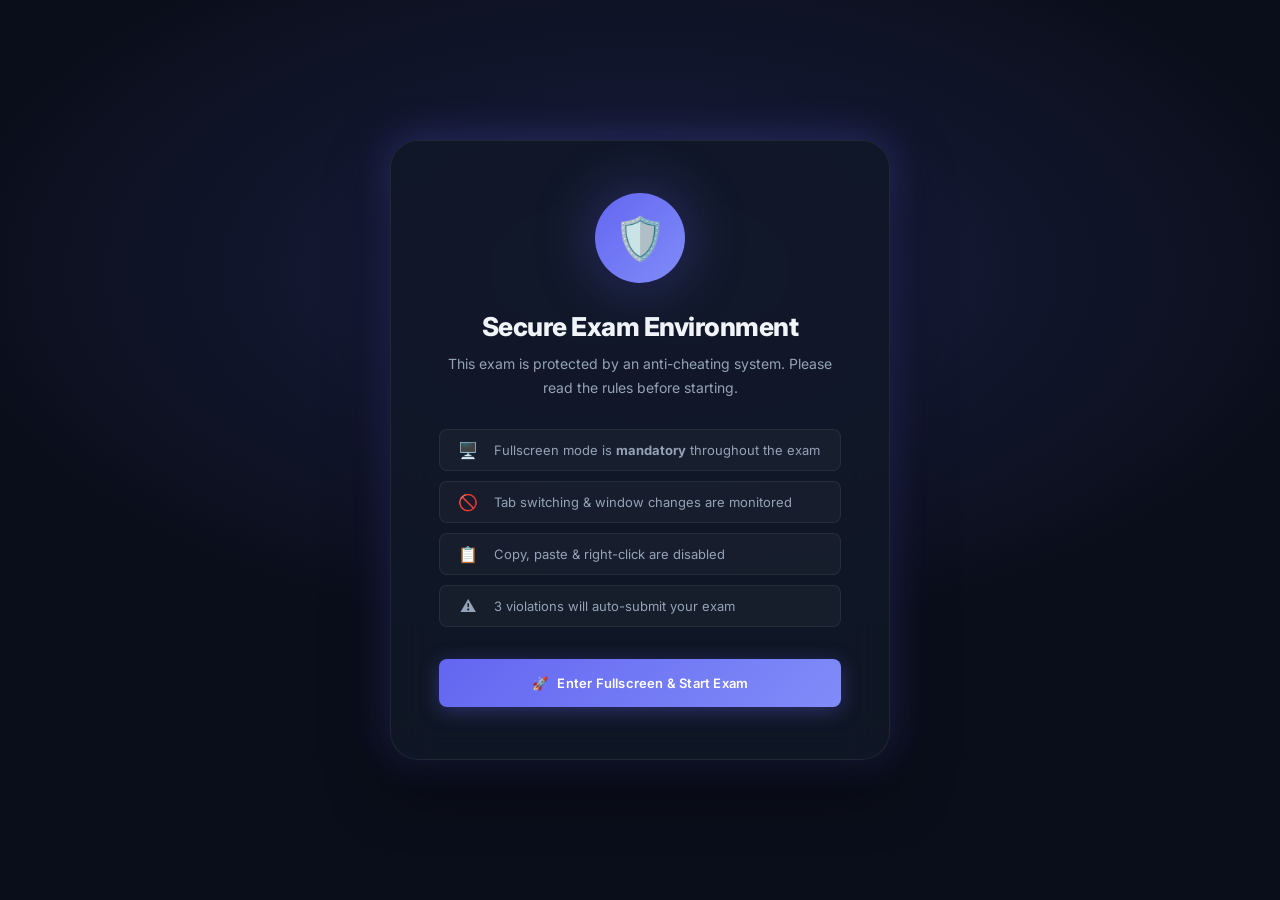
<file: public/proctor.html>
<!DOCTYPE html>
<html lang="en">
<head>
  <meta charset="UTF-8" />
  <meta name="viewport" content="width=device-width, initial-scale=1.0" />
  <title>Secure Exam | Digital Knowledge Assessment Portal</title>
  <link rel="preconnect" href="https://fonts.googleapis.com" />
  <link href="https://fonts.googleapis.com/css2?family=Inter:wght@300;400;500;600;700;800&family=JetBrains+Mono:wght@400;600&display=swap" rel="stylesheet" />
  <style>
    /* ═══════════════════════════════════════════
       DESIGN TOKENS & RESET
    ═══════════════════════════════════════════ */
    *, *::before, *::after { box-sizing: border-box; margin: 0; padding: 0; }

    :root {
      --bg-deep:       #0a0e1a;
      --bg-card:       #111827;
      --bg-glass:      rgba(17, 24, 39, 0.85);
      --border:        rgba(255,255,255,0.07);
      --accent:        #6366f1;
      --accent-glow:   rgba(99,102,241,0.35);
      --accent-2:      #818cf8;
      --green:         #10b981;
      --green-glow:    rgba(16,185,129,0.3);
      --yellow:        #f59e0b;
      --yellow-glow:   rgba(245,158,11,0.3);
      --red:           #ef4444;
      --red-glow:      rgba(239,68,68,0.35);
      --text-primary:  #f1f5f9;
      --text-secondary:#94a3b8;
      --text-muted:    #475569;
      --radius-sm:     8px;
      --radius-md:     14px;
      --radius-lg:     20px;
      --radius-xl:     28px;
      --shadow-card:   0 25px 60px rgba(0,0,0,0.5);
      --shadow-glow:   0 0 40px var(--accent-glow);
    }

    html, body {
      height: 100%;
      font-family: 'Inter', sans-serif;
      background: var(--bg-deep);
      color: var(--text-primary);
      user-select: none;
      -webkit-user-select: none;
    }

    /* ═══════════════════════════════════════════
       EXAM WRAPPER
    ═══════════════════════════════════════════ */
    #exam-wrapper {
      display: flex;
      flex-direction: column;
      min-height: 100vh;
      background:
        radial-gradient(ellipse 80% 60% at 50% -20%, rgba(99,102,241,0.15) 0%, transparent 70%),
        radial-gradient(ellipse 60% 50% at 80% 100%, rgba(129,140,248,0.08) 0%, transparent 60%),
        var(--bg-deep);
    }

    /* ═══════════════════════════════════════════
       TOP HEADER / STATUS BAR
    ═══════════════════════════════════════════ */
    #exam-header {
      display: flex;
      align-items: center;
      justify-content: space-between;
      padding: 14px 32px;
      background: rgba(10,14,26,0.9);
      border-bottom: 1px solid var(--border);
      backdrop-filter: blur(20px);
      -webkit-backdrop-filter: blur(20px);
      position: sticky;
      top: 0;
      z-index: 100;
    }

    .header-brand {
      display: flex;
      align-items: center;
      gap: 12px;
    }

    .brand-icon {
      width: 38px;
      height: 38px;
      background: linear-gradient(135deg, var(--accent), var(--accent-2));
      border-radius: var(--radius-sm);
      display: flex;
      align-items: center;
      justify-content: center;
      font-size: 18px;
      box-shadow: 0 4px 15px var(--accent-glow);
    }

    .brand-name {
      font-size: 15px;
      font-weight: 700;
      letter-spacing: -0.3px;
      color: var(--text-primary);
    }

    .brand-sub {
      font-size: 11px;
      color: var(--text-muted);
      font-weight: 400;
    }

    /* Status pill group */
    .header-status {
      display: flex;
      align-items: center;
      gap: 12px;
    }

    .status-pill {
      display: flex;
      align-items: center;
      gap: 7px;
      padding: 6px 14px;
      border-radius: 100px;
      font-size: 12px;
      font-weight: 600;
      border: 1px solid;
      transition: all 0.3s ease;
    }

    .pill-secure {
      background: rgba(16,185,129,0.1);
      border-color: rgba(16,185,129,0.3);
      color: var(--green);
    }

    .pill-dot {
      width: 7px;
      height: 7px;
      border-radius: 50%;
      background: currentColor;
      animation: pulse-dot 1.5s ease-in-out infinite;
    }

    @keyframes pulse-dot {
      0%, 100% { opacity: 1; transform: scale(1); }
      50% { opacity: 0.5; transform: scale(0.75); }
    }

    /* Violation Counter */
    #violation-counter {
      display: flex;
      align-items: center;
      gap: 10px;
      padding: 8px 18px;
      background: rgba(239,68,68,0.08);
      border: 1px solid rgba(239,68,68,0.2);
      border-radius: 100px;
      transition: all 0.4s ease;
    }

    #violation-counter.v1 {
      background: rgba(245,158,11,0.12);
      border-color: rgba(245,158,11,0.35);
      box-shadow: 0 0 20px rgba(245,158,11,0.15);
    }

    #violation-counter.v2 {
      background: rgba(239,68,68,0.15);
      border-color: rgba(239,68,68,0.4);
      box-shadow: 0 0 25px rgba(239,68,68,0.2);
      animation: danger-pulse 1s ease-in-out infinite;
    }

    #violation-counter.v3 {
      background: rgba(239,68,68,0.25);
      border-color: var(--red);
      box-shadow: 0 0 35px var(--red-glow);
    }

    @keyframes danger-pulse {
      0%, 100% { box-shadow: 0 0 25px rgba(239,68,68,0.2); }
      50% { box-shadow: 0 0 35px rgba(239,68,68,0.5); }
    }

    .violation-label {
      font-size: 11px;
      font-weight: 600;
      color: var(--text-secondary);
      text-transform: uppercase;
      letter-spacing: 0.5px;
    }

    .violation-badges {
      display: flex;
      gap: 5px;
    }

    .vbadge {
      width: 22px;
      height: 22px;
      border-radius: 50%;
      border: 2px solid rgba(239,68,68,0.3);
      background: transparent;
      transition: all 0.4s cubic-bezier(0.34, 1.56, 0.64, 1);
    }

    .vbadge.filled {
      background: var(--red);
      border-color: var(--red);
      box-shadow: 0 0 10px var(--red-glow);
      transform: scale(1.1);
    }

    /* Timer */
    #exam-timer {
      font-family: 'JetBrains Mono', monospace;
      font-size: 16px;
      font-weight: 600;
      color: var(--text-primary);
      padding: 6px 14px;
      background: rgba(255,255,255,0.05);
      border: 1px solid var(--border);
      border-radius: var(--radius-sm);
      min-width: 90px;
      text-align: center;
    }

    #exam-timer.warning { color: var(--red); animation: blink 0.8s step-end infinite; }

    @keyframes blink { 0%, 100% { opacity: 1; } 50% { opacity: 0.4; } }

    /* ═══════════════════════════════════════════
       MAIN CONTENT
    ═══════════════════════════════════════════ */
    #exam-body {
      flex: 1;
      display: flex;
      gap: 24px;
      padding: 28px 32px;
      max-width: 1200px;
      margin: 0 auto;
      width: 100%;
    }

    /* Sidebar */
    #exam-sidebar {
      width: 220px;
      flex-shrink: 0;
      display: flex;
      flex-direction: column;
      gap: 16px;
    }

    .sidebar-card {
      background: var(--bg-glass);
      border: 1px solid var(--border);
      border-radius: var(--radius-md);
      padding: 18px;
      backdrop-filter: blur(12px);
    }

    .sidebar-card-title {
      font-size: 10px;
      font-weight: 700;
      text-transform: uppercase;
      letter-spacing: 1px;
      color: var(--text-muted);
      margin-bottom: 14px;
    }

    .q-grid {
      display: grid;
      grid-template-columns: repeat(4, 1fr);
      gap: 6px;
    }

    .q-dot {
      aspect-ratio: 1;
      border-radius: 6px;
      background: rgba(255,255,255,0.06);
      border: 1px solid var(--border);
      display: flex;
      align-items: center;
      justify-content: center;
      font-size: 10px;
      color: var(--text-muted);
      font-weight: 600;
      cursor: pointer;
      transition: all 0.2s ease;
    }

    .q-dot.active {
      background: linear-gradient(135deg, var(--accent), var(--accent-2));
      border-color: transparent;
      color: white;
      box-shadow: 0 3px 10px var(--accent-glow);
    }

    .q-dot.answered {
      background: rgba(16,185,129,0.15);
      border-color: rgba(16,185,129,0.4);
      color: var(--green);
    }

    .security-item {
      display: flex;
      align-items: center;
      gap: 10px;
      padding: 8px 0;
      border-bottom: 1px solid var(--border);
      font-size: 12px;
      color: var(--text-secondary);
    }

    .security-item:last-child { border-bottom: none; }

    .sec-icon {
      width: 28px;
      height: 28px;
      border-radius: 7px;
      background: rgba(16,185,129,0.12);
      display: flex;
      align-items: center;
      justify-content: center;
      font-size: 13px;
      flex-shrink: 0;
    }

    /* Main Question Area */
    #exam-main {
      flex: 1;
      display: flex;
      flex-direction: column;
      gap: 20px;
    }

    .question-card {
      background: var(--bg-glass);
      border: 1px solid var(--border);
      border-radius: var(--radius-lg);
      padding: 32px;
      backdrop-filter: blur(12px);
      box-shadow: var(--shadow-card);
    }

    .q-meta {
      display: flex;
      align-items: center;
      justify-content: space-between;
      margin-bottom: 22px;
    }

    .q-number {
      font-size: 12px;
      font-weight: 700;
      text-transform: uppercase;
      letter-spacing: 1px;
      color: var(--accent-2);
      background: rgba(99,102,241,0.12);
      padding: 5px 12px;
      border-radius: 100px;
      border: 1px solid rgba(99,102,241,0.2);
    }

    .q-marks {
      font-size: 12px;
      color: var(--text-muted);
      font-weight: 500;
    }

    .q-text {
      font-size: 17px;
      font-weight: 500;
      line-height: 1.65;
      color: var(--text-primary);
      margin-bottom: 28px;
    }

    .options-grid {
      display: flex;
      flex-direction: column;
      gap: 12px;
    }

    .option-item {
      display: flex;
      align-items: center;
      gap: 14px;
      padding: 14px 18px;
      border-radius: var(--radius-md);
      background: rgba(255,255,255,0.03);
      border: 1.5px solid var(--border);
      cursor: pointer;
      transition: all 0.25s ease;
      position: relative;
      overflow: hidden;
    }

    .option-item::before {
      content: '';
      position: absolute;
      inset: 0;
      background: linear-gradient(90deg, var(--accent-glow), transparent);
      opacity: 0;
      transition: opacity 0.3s ease;
    }

    .option-item:hover {
      border-color: rgba(99,102,241,0.4);
      background: rgba(99,102,241,0.07);
      transform: translateX(3px);
    }

    .option-item:hover::before { opacity: 1; }

    .option-item.selected {
      border-color: var(--accent);
      background: rgba(99,102,241,0.12);
      box-shadow: 0 4px 20px var(--accent-glow);
    }

    .option-label {
      width: 32px;
      height: 32px;
      border-radius: 50%;
      border: 2px solid var(--border);
      display: flex;
      align-items: center;
      justify-content: center;
      font-size: 12px;
      font-weight: 700;
      color: var(--text-secondary);
      flex-shrink: 0;
      transition: all 0.25s ease;
      position: relative;
      z-index: 1;
    }

    .option-item.selected .option-label {
      background: var(--accent);
      border-color: var(--accent);
      color: white;
      box-shadow: 0 0 12px var(--accent-glow);
    }

    .option-text {
      font-size: 14px;
      color: var(--text-secondary);
      font-weight: 500;
      line-height: 1.5;
      position: relative;
      z-index: 1;
      transition: color 0.25s ease;
    }

    .option-item.selected .option-text { color: var(--text-primary); }

    /* Navigation */
    .exam-nav {
      display: flex;
      align-items: center;
      justify-content: space-between;
      gap: 12px;
    }

    .btn {
      display: inline-flex;
      align-items: center;
      gap: 8px;
      padding: 12px 22px;
      border-radius: var(--radius-sm);
      font-size: 13px;
      font-weight: 600;
      font-family: 'Inter', sans-serif;
      cursor: pointer;
      transition: all 0.25s ease;
      border: none;
      letter-spacing: 0.2px;
    }

    .btn-ghost {
      background: rgba(255,255,255,0.05);
      color: var(--text-secondary);
      border: 1px solid var(--border);
    }

    .btn-ghost:hover {
      background: rgba(255,255,255,0.09);
      color: var(--text-primary);
      border-color: rgba(255,255,255,0.15);
    }

    .btn-primary {
      background: linear-gradient(135deg, var(--accent), var(--accent-2));
      color: white;
      box-shadow: 0 4px 20px var(--accent-glow);
    }

    .btn-primary:hover {
      transform: translateY(-1px);
      box-shadow: 0 8px 28px var(--accent-glow);
    }

    .btn-danger {
      background: linear-gradient(135deg, #ef4444, #dc2626);
      color: white;
      box-shadow: 0 4px 20px var(--red-glow);
    }

    .btn-danger:hover {
      transform: translateY(-1px);
      box-shadow: 0 8px 28px var(--red-glow);
    }

    /* ═══════════════════════════════════════════
       MODAL / OVERLAY SYSTEM
    ═══════════════════════════════════════════ */
    .modal-overlay {
      position: fixed;
      inset: 0;
      background: rgba(0,0,0,0.75);
      backdrop-filter: blur(8px);
      -webkit-backdrop-filter: blur(8px);
      display: flex;
      align-items: center;
      justify-content: center;
      z-index: 9999;
      opacity: 0;
      pointer-events: none;
      transition: opacity 0.3s ease;
    }

    .modal-overlay.active {
      opacity: 1;
      pointer-events: all;
    }

    .modal-box {
      background: linear-gradient(135deg, #111827, #0f172a);
      border: 1px solid var(--border);
      border-radius: var(--radius-xl);
      padding: 40px;
      max-width: 460px;
      width: 90%;
      box-shadow: 0 40px 80px rgba(0,0,0,0.7), inset 0 1px 0 rgba(255,255,255,0.07);
      transform: scale(0.9) translateY(20px);
      transition: transform 0.35s cubic-bezier(0.34, 1.56, 0.64, 1);
      text-align: center;
    }

    .modal-overlay.active .modal-box {
      transform: scale(1) translateY(0);
    }

    .modal-icon-wrap {
      width: 72px;
      height: 72px;
      border-radius: 50%;
      margin: 0 auto 22px;
      display: flex;
      align-items: center;
      justify-content: center;
      font-size: 32px;
      position: relative;
    }

    .modal-icon-wrap.warn {
      background: rgba(239,68,68,0.12);
      border: 2px solid rgba(239,68,68,0.3);
      box-shadow: 0 0 40px var(--red-glow);
    }

    .modal-icon-wrap.info {
      background: rgba(99,102,241,0.12);
      border: 2px solid rgba(99,102,241,0.3);
      box-shadow: 0 0 40px var(--accent-glow);
    }

    .modal-icon-wrap.fatal {
      background: rgba(239,68,68,0.2);
      border: 2px solid var(--red);
      box-shadow: 0 0 60px var(--red-glow);
      animation: fatal-pulse 0.8s ease-in-out infinite;
    }

    @keyframes fatal-pulse {
      0%, 100% { box-shadow: 0 0 40px var(--red-glow); }
      50% { box-shadow: 0 0 80px var(--red-glow), 0 0 120px rgba(239,68,68,0.2); }
    }

    .modal-badge {
      position: absolute;
      top: -4px;
      right: -4px;
      width: 22px;
      height: 22px;
      background: var(--red);
      border-radius: 50%;
      font-size: 11px;
      color: white;
      font-weight: 800;
      display: flex;
      align-items: center;
      justify-content: center;
      border: 2px solid var(--bg-deep);
    }

    .modal-title {
      font-size: 22px;
      font-weight: 800;
      color: var(--text-primary);
      margin-bottom: 10px;
      letter-spacing: -0.5px;
    }

    .modal-sub {
      font-size: 14px;
      color: var(--text-secondary);
      line-height: 1.6;
      margin-bottom: 28px;
    }

    .modal-sub strong { color: var(--text-primary); }

    .modal-progress {
      display: flex;
      justify-content: center;
      gap: 8px;
      margin-bottom: 28px;
    }

    .progress-dot {
      width: 10px;
      height: 10px;
      border-radius: 50%;
      background: rgba(255,255,255,0.1);
      border: 1.5px solid rgba(255,255,255,0.2);
      transition: all 0.4s ease;
    }

    .progress-dot.hit {
      background: var(--red);
      border-color: var(--red);
      box-shadow: 0 0 8px var(--red-glow);
    }

    .modal-actions {
      display: flex;
      gap: 10px;
      justify-content: center;
    }

    /* ═══════════════════════════════════════════
       FULLSCREEN PROMPT
    ═══════════════════════════════════════════ */
    #fs-modal {
      position: fixed;
      inset: 0;
      background: var(--bg-deep);
      z-index: 99999;
      display: flex;
      align-items: center;
      justify-content: center;
      flex-direction: column;
      gap: 0;
      background:
        radial-gradient(ellipse 80% 60% at 50% 30%, rgba(99,102,241,0.18) 0%, transparent 70%),
        var(--bg-deep);
    }

    #fs-modal.hidden { display: none; }

    .fs-card {
      background: var(--bg-glass);
      border: 1px solid var(--border);
      border-radius: var(--radius-xl);
      padding: 52px 48px;
      max-width: 500px;
      width: 90%;
      text-align: center;
      box-shadow: var(--shadow-card), var(--shadow-glow);
      backdrop-filter: blur(20px);
    }

    .fs-shield {
      width: 90px;
      height: 90px;
      background: linear-gradient(135deg, var(--accent), var(--accent-2));
      border-radius: 50%;
      display: flex;
      align-items: center;
      justify-content: center;
      font-size: 42px;
      margin: 0 auto 28px;
      box-shadow: 0 0 60px var(--accent-glow);
      animation: shield-float 3s ease-in-out infinite;
    }

    @keyframes shield-float {
      0%, 100% { transform: translateY(0); }
      50% { transform: translateY(-8px); }
    }

    .fs-title {
      font-size: 26px;
      font-weight: 800;
      color: var(--text-primary);
      letter-spacing: -0.5px;
      margin-bottom: 10px;
    }

    .fs-sub {
      font-size: 14px;
      color: var(--text-secondary);
      line-height: 1.7;
      margin-bottom: 30px;
    }

    .fs-rules {
      display: flex;
      flex-direction: column;
      gap: 10px;
      margin-bottom: 32px;
      text-align: left;
    }

    .fs-rule {
      display: flex;
      align-items: center;
      gap: 12px;
      font-size: 13px;
      color: var(--text-secondary);
      padding: 10px 14px;
      background: rgba(255,255,255,0.03);
      border-radius: var(--radius-sm);
      border: 1px solid var(--border);
    }

    .fs-rule-icon {
      font-size: 16px;
      width: 28px;
      text-align: center;
      flex-shrink: 0;
    }

    /* ═══════════════════════════════════════════
       TOAST NOTIFICATIONS
    ═══════════════════════════════════════════ */
    #toast-container {
      position: fixed;
      top: 80px;
      right: 20px;
      z-index: 9998;
      display: flex;
      flex-direction: column;
      gap: 10px;
      pointer-events: none;
    }

    .toast {
      display: flex;
      align-items: center;
      gap: 12px;
      padding: 14px 18px;
      border-radius: var(--radius-md);
      font-size: 13px;
      font-weight: 600;
      color: var(--text-primary);
      backdrop-filter: blur(20px);
      border: 1px solid;
      min-width: 280px;
      max-width: 350px;
      box-shadow: 0 10px 40px rgba(0,0,0,0.4);
      animation: toast-in 0.4s cubic-bezier(0.34, 1.56, 0.64, 1) forwards;
    }

    .toast.toast-out {
      animation: toast-out 0.3s ease forwards;
    }

    @keyframes toast-in {
      from { opacity: 0; transform: translateX(50px) scale(0.9); }
      to   { opacity: 1; transform: translateX(0) scale(1); }
    }

    @keyframes toast-out {
      from { opacity: 1; transform: translateX(0) scale(1); }
      to   { opacity: 0; transform: translateX(50px) scale(0.9); }
    }

    .toast-warn {
      background: rgba(239, 68, 68, 0.15);
      border-color: rgba(239, 68, 68, 0.4);
    }

    .toast-info {
      background: rgba(245, 158, 11, 0.12);
      border-color: rgba(245, 158, 11, 0.35);
    }

    .toast-icon { font-size: 18px; }
    .toast-text { flex: 1; line-height: 1.4; }

    /* ═══════════════════════════════════════════
       RESULT / AUTO-SUBMIT SCREEN
    ═══════════════════════════════════════════ */
    #result-screen {
      display: none;
      position: fixed;
      inset: 0;
      background:
        radial-gradient(ellipse 70% 55% at 50% 30%, rgba(239,68,68,0.18) 0%, transparent 70%),
        var(--bg-deep);
      z-index: 99998;
      align-items: center;
      justify-content: center;
    }

    #result-screen.visible { display: flex; }

    .result-card {
      background: var(--bg-glass);
      border: 1px solid rgba(239,68,68,0.25);
      border-radius: var(--radius-xl);
      padding: 56px 52px;
      max-width: 520px;
      width: 90%;
      text-align: center;
      box-shadow: 0 40px 80px rgba(0,0,0,0.6), 0 0 60px rgba(239,68,68,0.1);
      backdrop-filter: blur(20px);
      animation: result-in 0.6s cubic-bezier(0.34, 1.56, 0.64, 1) forwards;
    }

    @keyframes result-in {
      from { opacity: 0; transform: scale(0.8) translateY(40px); }
      to   { opacity: 1; transform: scale(1) translateY(0); }
    }

    .result-icon {
      width: 100px;
      height: 100px;
      background: linear-gradient(135deg, #ef4444, #dc2626);
      border-radius: 50%;
      display: flex;
      align-items: center;
      justify-content: center;
      font-size: 48px;
      margin: 0 auto 28px;
      box-shadow: 0 0 80px var(--red-glow);
      animation: result-icon-pulse 1.5s ease-in-out infinite;
    }

    @keyframes result-icon-pulse {
      0%, 100% { box-shadow: 0 0 40px var(--red-glow); }
      50% { box-shadow: 0 0 100px var(--red-glow), 0 0 160px rgba(239,68,68,0.15); }
    }

    .result-title {
      font-size: 28px;
      font-weight: 800;
      color: var(--text-primary);
      letter-spacing: -0.5px;
      margin-bottom: 12px;
    }

    .result-sub {
      font-size: 15px;
      color: var(--text-secondary);
      line-height: 1.7;
      margin-bottom: 32px;
    }

    .result-stats {
      display: flex;
      gap: 16px;
      justify-content: center;
      margin-bottom: 36px;
    }

    .result-stat {
      flex: 1;
      background: rgba(255,255,255,0.04);
      border: 1px solid var(--border);
      border-radius: var(--radius-md);
      padding: 16px 12px;
    }

    .stat-val {
      font-size: 26px;
      font-weight: 800;
      color: var(--text-primary);
      margin-bottom: 4px;
    }

    .stat-val.red { color: var(--red); }

    .stat-label {
      font-size: 11px;
      color: var(--text-muted);
      text-transform: uppercase;
      letter-spacing: 0.5px;
    }

    /* ═══════════════════════════════════════════
       SCREEN FLASH
    ═══════════════════════════════════════════ */
    #screen-flash {
      position: fixed;
      inset: 0;
      pointer-events: none;
      z-index: 99997;
      opacity: 0;
      background: rgba(239, 68, 68, 0.25);
      transition: opacity 0.15s ease;
    }

    #screen-flash.flash { opacity: 1; }

    /* ═══════════════════════════════════════════
       SCROLLBAR
    ═══════════════════════════════════════════ */
    ::-webkit-scrollbar { width: 6px; }
    ::-webkit-scrollbar-track { background: transparent; }
    ::-webkit-scrollbar-thumb { background: rgba(255,255,255,0.1); border-radius: 10px; }

    /* Responsive */
    @media (max-width: 768px) {
      #exam-body { flex-direction: column; padding: 16px; }
      #exam-sidebar { width: 100%; }
      #exam-header { padding: 12px 16px; }
      .violation-label { display: none; }
    }
  </style>
</head>
<body>

<!-- ═══════════════════════════════════════════
     FULLSCREEN PROMPT
═══════════════════════════════════════════ -->
<div id="fs-modal">
  <div class="fs-card">
    <div class="fs-shield">🛡️</div>
    <h1 class="fs-title">Secure Exam Environment</h1>
    <p class="fs-sub">
      This exam is protected by an anti-cheating system. Please read the rules before starting.
    </p>
    <div class="fs-rules">
      <div class="fs-rule">
        <span class="fs-rule-icon">🖥️</span>
        <span>Fullscreen mode is <strong>mandatory</strong> throughout the exam</span>
      </div>
      <div class="fs-rule">
        <span class="fs-rule-icon">🚫</span>
        <span>Tab switching &amp; window changes are monitored</span>
      </div>
      <div class="fs-rule">
        <span class="fs-rule-icon">📋</span>
        <span>Copy, paste &amp; right-click are disabled</span>
      </div>
      <div class="fs-rule">
        <span class="fs-rule-icon">⚠️</span>
        <span>3 violations will auto-submit your exam</span>
      </div>
    </div>
    <button class="btn btn-primary" id="start-exam-btn" style="width:100%; justify-content:center; padding:16px;">
      🚀 &nbsp; Enter Fullscreen &amp; Start Exam
    </button>
  </div>
</div>

<!-- ═══════════════════════════════════════════
     SCREEN FLASH EFFECT
═══════════════════════════════════════════ -->
<div id="screen-flash"></div>

<!-- ═══════════════════════════════════════════
     TOAST CONTAINER
═══════════════════════════════════════════ -->
<div id="toast-container"></div>

<!-- ═══════════════════════════════════════════
     WARNING MODAL
═══════════════════════════════════════════ -->
<div class="modal-overlay" id="warn-modal">
  <div class="modal-box">
    <div class="modal-icon-wrap warn" id="warn-icon-wrap">
      <span id="warn-icon">⚠️</span>
      <span class="modal-badge" id="warn-badge">1</span>
    </div>
    <h2 class="modal-title" id="warn-title">Violation Detected!</h2>
    <p class="modal-sub" id="warn-message">You have violated an exam rule.</p>
    <div class="modal-progress" id="modal-progress">
      <div class="progress-dot" id="pdot-1"></div>
      <div class="progress-dot" id="pdot-2"></div>
      <div class="progress-dot" id="pdot-3"></div>
    </div>
    <div class="modal-actions">
      <button class="btn btn-danger" id="warn-close-btn" onclick="closeWarningModal()">
        I Understand — Resume Exam
      </button>
    </div>
  </div>
</div>

<!-- ═══════════════════════════════════════════
     RESULT SCREEN
═══════════════════════════════════════════ -->
<div id="result-screen">
  <div class="result-card">
    <div class="result-icon">🚫</div>
    <h2 class="result-title">Exam Auto-Submitted</h2>
    <p class="result-sub">
      Your exam was automatically submitted due to <strong>multiple security violations</strong>.
      This incident has been logged and reported to your instructor.
    </p>
    <div class="result-stats">
      <div class="result-stat">
        <div class="stat-val red" id="result-violations">3</div>
        <div class="stat-label">Violations</div>
      </div>
      <div class="result-stat">
        <div class="stat-val" id="result-answered">0</div>
        <div class="stat-label">Answered</div>
      </div>
      <div class="result-stat">
        <div class="stat-val" id="result-time">--:--</div>
        <div class="stat-label">Time Spent</div>
      </div>
    </div>
    <p style="font-size:12px; color: var(--text-muted); margin-bottom: 24px;">
      📋 Violation log has been submitted to the server.
    </p>
    <button class="btn btn-ghost" onclick="window.location.reload()" style="width:100%; justify-content:center;">
      ← Return to Portal
    </button>
  </div>
</div>

<!-- ═══════════════════════════════════════════
     EXAM LAYOUT
═══════════════════════════════════════════ -->
<div id="exam-wrapper">

  <!-- HEADER -->
  <header id="exam-header">
    <div class="header-brand">
      <div class="brand-icon">📘</div>
      <div>
        <div class="brand-name">Knowledge Hub</div>
        <div class="brand-sub">Digital Assessment Portal</div>
      </div>
    </div>

    <div class="header-status">
      <div class="status-pill pill-secure" id="secure-pill">
        <span class="pill-dot"></span>
        <span id="secure-pill-text">Proctored</span>
      </div>

      <div id="violation-counter">
        <span class="violation-label">Violations</span>
        <div class="violation-badges">
          <div class="vbadge" id="vb1"></div>
          <div class="vbadge" id="vb2"></div>
          <div class="vbadge" id="vb3"></div>
        </div>
        <span id="vc-text" style="font-size:12px; font-weight:700; color:var(--text-secondary);">0/3</span>
      </div>

      <div id="exam-timer">30:00</div>
    </div>
  </header>

  <!-- BODY -->
  <div id="exam-body">

    <!-- SIDEBAR -->
    <aside id="exam-sidebar">
      <div class="sidebar-card">
        <div class="sidebar-card-title">Questions</div>
        <div class="q-grid" id="q-grid">
          <!-- generated by JS -->
        </div>
      </div>

      <div class="sidebar-card">
        <div class="sidebar-card-title">Security Status</div>
        <div class="security-item">
          <div class="sec-icon">🔒</div>
          <span>Right-click blocked</span>
        </div>
        <div class="security-item">
          <div class="sec-icon">📋</div>
          <span>Copy/Paste blocked</span>
        </div>
        <div class="security-item">
          <div class="sec-icon">🖥️</div>
          <span id="fs-status-text">Fullscreen active</span>
        </div>
        <div class="security-item">
          <div class="sec-icon">👁️</div>
          <span>Tab switch monitor</span>
        </div>
      </div>
    </aside>

    <!-- MAIN -->
    <main id="exam-main">
      <div class="question-card" id="question-card">
        <div class="q-meta">
          <span class="q-number" id="q-number-label">Question 1 of 5</span>
          <span class="q-marks">4 Marks</span>
        </div>
        <p class="q-text" id="q-text">Loading question...</p>
        <div class="options-grid" id="options-grid">
          <!-- populated by JS -->
        </div>
      </div>

      <div class="exam-nav">
        <button class="btn btn-ghost" id="prev-btn" onclick="changeQuestion(-1)">← Previous</button>
        <span style="font-size:12px; color:var(--text-muted);" id="progress-text">1 / 5 answered</span>
        <button class="btn btn-primary" id="next-btn" onclick="changeQuestion(1)">Next →</button>
        <button class="btn btn-danger" id="submit-btn" onclick="manualSubmit()" style="display:none;">
          Submit Exam
        </button>
      </div>
    </main>

  </div>
</div>

<!-- ═══════════════════════════════════════════
     JAVASCRIPT — PROCTORING ENGINE
═══════════════════════════════════════════ -->
<script>
  /* ──────────────────────────────────────────
     EXAM DATA
  ────────────────────────────────────────── */
  const QUESTIONS = [
    {
      text: "Which data structure follows the LIFO (Last In First Out) principle?",
      options: ["Queue", "Stack", "Linked List", "Tree"],
      answer: 1
    },
    {
      text: "What is the time complexity of binary search in a sorted array of n elements?",
      options: ["O(n)", "O(n²)", "O(log n)", "O(n log n)"],
      answer: 2
    },
    {
      text: "Which of the following is NOT a JavaScript data type?",
      options: ["String", "Boolean", "Float", "Undefined"],
      answer: 2
    },
    {
      text: "In Python, which keyword is used to define a function?",
      options: ["function", "def", "func", "define"],
      answer: 1
    },
    {
      text: "What does CSS stand for?",
      options: ["Computer Style Sheet", "Cascading Style Sheets", "Creative Style System", "Colorful Styling Script"],
      answer: 1
    }
  ];

  /* ──────────────────────────────────────────
     STATE
  ────────────────────────────────────────── */
  let violations      = 0;
  const MAX_VIOLATIONS = 3;
  let currentQ        = 0;
  let answers         = new Array(QUESTIONS.length).fill(null);
  let examStarted     = false;
  let examOver        = false;
  let timerSecs       = 30 * 60;  // 30 minutes
  let timerInterval   = null;
  let startTime       = null;
  let violationLog    = [];

  /* ──────────────────────────────────────────
     START EXAM BUTTON
  ────────────────────────────────────────── */
  document.getElementById('start-exam-btn').addEventListener('click', () => {
    requestFullscreen();
  });

  function requestFullscreen() {
    const el = document.documentElement;
    const req = el.requestFullscreen
      || el.webkitRequestFullscreen
      || el.mozRequestFullScreen
      || el.msRequestFullscreen;

    if (req) {
      req.call(el).then(() => {
        startExam();
      }).catch(() => {
        // If browser blocks fullscreen, start anyway with a note
        startExam();
        showToast('⚠️', 'Fullscreen blocked by browser. Please allow fullscreen.', 'toast-info');
      });
    } else {
      startExam();
    }
  }

  function startExam() {
    document.getElementById('fs-modal').classList.add('hidden');
    examStarted = true;
    startTime   = Date.now();
    buildQGrid();
    renderQuestion();
    startTimer();
  }

  /* ──────────────────────────────────────────
     FULLSCREEN DETECTION
  ────────────────────────────────────────── */
  document.addEventListener('fullscreenchange',    handleFsChange);
  document.addEventListener('webkitfullscreenchange', handleFsChange);
  document.addEventListener('mozfullscreenchange',    handleFsChange);

  function handleFsChange() {
    if (!examStarted || examOver) return;
    const isFs = !!(document.fullscreenElement
      || document.webkitFullscreenElement
      || document.mozFullScreenElement);

    const fsText = document.getElementById('fs-status-text');

    if (!isFs) {
      fsText.textContent = '⚠️ Fullscreen exited';
      fsText.style.color = 'var(--red)';
      triggerViolation('fullscreen', '🖥️ Fullscreen Exited', 'You exited fullscreen mode. Fullscreen is mandatory during the exam.');
    } else {
      fsText.textContent = 'Fullscreen active';
      fsText.style.color = '';
    }
  }

  /* ──────────────────────────────────────────
     TAB SWITCH / WINDOW BLUR DETECTION
  ────────────────────────────────────────── */
  document.addEventListener('visibilitychange', () => {
    if (!examStarted || examOver) return;
    if (document.hidden) {
      triggerViolation('tab_switch', '🗂️ Tab Switch Detected', 'You switched to another tab or window during the exam.');
    }
  });

  window.addEventListener('blur', () => {
    if (!examStarted || examOver) return;
    // Small delay to ignore transient blur events
    setTimeout(() => {
      if (!document.hasFocus() && !examOver && examStarted) {
        triggerViolation('window_blur', '🪟 Window Focus Lost', 'You minimized or switched away from the exam window.');
      }
    }, 300);
  });

  /* ──────────────────────────────────────────
     RIGHT CLICK
  ────────────────────────────────────────── */
  document.addEventListener('contextmenu', (e) => {
    e.preventDefault();
    if (!examStarted || examOver) return;
    showToast('🚫', 'Right click is disabled during the exam.', 'toast-warn');
    flashScreen();
  });

  /* ──────────────────────────────────────────
     KEYBOARD SHORTCUTS
  ────────────────────────────────────────── */
  document.addEventListener('keydown', (e) => {
    const blocked = ['c', 'v', 'x', 'u', 's', 'p', 'a', 'i', 'j'];
    const isCtrl  = e.ctrlKey || e.metaKey;

    // Block F12 devtools, Ctrl+Shift+I, etc.
    if (e.key === 'F12' ||
       (isCtrl && e.shiftKey && ['i','j','c'].includes(e.key.toLowerCase()))) {
      e.preventDefault();
      if (examStarted && !examOver) {
        showToast('🚫', 'Developer tools are disabled during the exam.', 'toast-warn');
        flashScreen();
      }
      return;
    }

    if (isCtrl && blocked.includes(e.key.toLowerCase())) {
      e.preventDefault();
      if (!examStarted || examOver) return;
      showToast('🚫', 'Copy/Paste is not allowed during the exam.', 'toast-warn');
      flashScreen();
    }

    // Block PrintScreen
    if (e.key === 'PrintScreen') {
      e.preventDefault();
      if (examStarted && !examOver) {
        showToast('🚫', 'Screenshots are disabled during the exam.', 'toast-warn');
        flashScreen();
      }
    }
  });

  /* Prevent drag */
  document.addEventListener('dragstart', e => e.preventDefault());
  document.addEventListener('selectstart', e => {
    if (examStarted) e.preventDefault();
  });

  /* ──────────────────────────────────────────
     VIOLATION ENGINE
  ────────────────────────────────────────── */
  function triggerViolation(type, title, message) {
    if (examOver) return;

    violations++;
    violationLog.push({ type, time: new Date().toISOString(), count: violations });

    updateViolationUI();
    flashScreen();

    if (violations >= MAX_VIOLATIONS) {
      showWarningModal(title, message, true);
      setTimeout(() => autoSubmit(), 2500);
    } else {
      showWarningModal(title, message, false);
    }
  }

  function updateViolationUI() {
    const counter = document.getElementById('violation-counter');
    const vcText  = document.getElementById('vc-text');

    vcText.textContent = `${violations}/${MAX_VIOLATIONS}`;

    // Badge fill
    for (let i = 1; i <= 3; i++) {
      const badge = document.getElementById(`vb${i}`);
      if (i <= violations) badge.classList.add('filled');
    }

    // Counter color class
    counter.classList.remove('v1', 'v2', 'v3');
    if (violations >= 1) counter.classList.add(`v${violations}`);

    // Secure pill
    if (violations >= 2) {
      const pill = document.getElementById('secure-pill');
      pill.className = 'status-pill';
      pill.style.background = 'rgba(239,68,68,0.1)';
      pill.style.borderColor = 'rgba(239,68,68,0.3)';
      pill.style.color = 'var(--red)';
      document.getElementById('secure-pill-text').textContent = 'At Risk';
    }
  }

  function showWarningModal(title, message, isFatal) {
    const modal     = document.getElementById('warn-modal');
    const iconWrap  = document.getElementById('warn-icon-wrap');
    const icon      = document.getElementById('warn-icon');
    const badge     = document.getElementById('warn-badge');
    const titleEl   = document.getElementById('warn-title');
    const msgEl     = document.getElementById('warn-message');
    const closeBtn  = document.getElementById('warn-close-btn');

    iconWrap.className = `modal-icon-wrap ${isFatal ? 'fatal' : 'warn'}`;
    icon.textContent   = isFatal ? '🚫' : '⚠️';
    badge.textContent  = violations;
    titleEl.textContent = isFatal ? 'Exam Being Submitted!' : title;

    const remaining = MAX_VIOLATIONS - violations;
    msgEl.innerHTML = isFatal
      ? `You have reached <strong>3 violations</strong>. Your exam is being auto-submitted now.`
      : `${message}<br><br><strong>Violation ${violations}/${MAX_VIOLATIONS}</strong> — You have <strong>${remaining} warning${remaining !== 1 ? 's' : ''}</strong> remaining.`;

    // Progress dots
    for (let i = 1; i <= 3; i++) {
      const dot = document.getElementById(`pdot-${i}`);
      if (i <= violations) dot.classList.add('hit');
      else dot.classList.remove('hit');
    }

    closeBtn.style.display = isFatal ? 'none' : 'flex';
    modal.classList.add('active');
  }

  function closeWarningModal() {
    document.getElementById('warn-modal').classList.remove('active');
  }

  /* ──────────────────────────────────────────
     AUTO SUBMIT
  ────────────────────────────────────────── */
  function autoSubmit() {
    if (examOver) return;
    examOver = true;
    clearInterval(timerInterval);
    document.getElementById('warn-modal').classList.remove('active');
    showResultScreen(true);
  }

  function manualSubmit() {
    if (examOver) return;
    const confirmed = confirm('Are you sure you want to submit the exam?');
    if (!confirmed) return;
    examOver = true;
    clearInterval(timerInterval);
    showResultScreen(false);
  }

  function showResultScreen(wasAuto) {
    const screen    = document.getElementById('result-screen');
    const elapsed   = Math.floor((Date.now() - (startTime || Date.now())) / 1000);
    const mins      = Math.floor(elapsed / 60).toString().padStart(2, '0');
    const secs      = (elapsed % 60).toString().padStart(2, '0');
    const answered  = answers.filter(a => a !== null).length;

    document.getElementById('result-violations').textContent = violations;
    document.getElementById('result-answered').textContent   = answered;
    document.getElementById('result-time').textContent       = `${mins}:${secs}`;

    if (!wasAuto) {
      screen.querySelector('.result-title').textContent = 'Exam Submitted';
      screen.querySelector('.result-icon').textContent  = '✅';
      screen.querySelector('.result-icon').style.background = 'linear-gradient(135deg, #10b981, #059669)';
      screen.querySelector('.result-icon').style.boxShadow  = '0 0 80px rgba(16,185,129,0.4)';
      screen.querySelector('.result-sub').innerHTML =
        `Your exam has been submitted successfully. <strong>${answered} of ${QUESTIONS.length}</strong> questions were answered.`;
    }

    screen.classList.add('visible');
  }

  /* ──────────────────────────────────────────
     TIMER
  ────────────────────────────────────────── */
  function startTimer() {
    const el = document.getElementById('exam-timer');
    timerInterval = setInterval(() => {
      if (examOver) return;
      timerSecs--;
      if (timerSecs <= 0) {
        clearInterval(timerInterval);
        autoSubmit();
        return;
      }
      const m  = Math.floor(timerSecs / 60).toString().padStart(2, '0');
      const s  = (timerSecs % 60).toString().padStart(2, '0');
      el.textContent = `${m}:${s}`;
      if (timerSecs <= 300) el.classList.add('warning');
    }, 1000);
  }

  /* ──────────────────────────────────────────
     QUESTION RENDERING
  ────────────────────────────────────────── */
  function buildQGrid() {
    const grid = document.getElementById('q-grid');
    grid.innerHTML = '';
    QUESTIONS.forEach((_, i) => {
      const d = document.createElement('div');
      d.className = 'q-dot' + (i === 0 ? ' active' : '');
      d.textContent = i + 1;
      d.onclick = () => goToQuestion(i);
      d.id = `qdot-${i}`;
      grid.appendChild(d);
    });
    updateSubmitBtn();
  }

  function renderQuestion() {
    const q = QUESTIONS[currentQ];
    document.getElementById('q-number-label').textContent = `Question ${currentQ + 1} of ${QUESTIONS.length}`;
    document.getElementById('q-text').textContent = q.text;

    const grid = document.getElementById('options-grid');
    grid.innerHTML = '';

    const labels = ['A', 'B', 'C', 'D'];
    q.options.forEach((opt, i) => {
      const item = document.createElement('div');
      item.className = 'option-item' + (answers[currentQ] === i ? ' selected' : '');
      item.innerHTML = `
        <div class="option-label">${labels[i]}</div>
        <div class="option-text">${opt}</div>
      `;
      item.onclick = () => selectOption(i);
      grid.appendChild(item);
    });

    document.getElementById('prev-btn').style.display = currentQ === 0 ? 'none' : 'inline-flex';
    document.getElementById('next-btn').style.display = currentQ === QUESTIONS.length - 1 ? 'none' : 'inline-flex';

    updateQGrid();
    updateProgress();
    updateSubmitBtn();
  }

  function selectOption(idx) {
    if (examOver) return;
    answers[currentQ] = idx;
    renderQuestion();

    const qdot = document.getElementById(`qdot-${currentQ}`);
    qdot.classList.add('answered');
  }

  function changeQuestion(dir) {
    const next = currentQ + dir;
    if (next < 0 || next >= QUESTIONS.length) return;
    currentQ = next;
    renderQuestion();
  }

  function goToQuestion(idx) {
    currentQ = idx;
    renderQuestion();
  }

  function updateQGrid() {
    QUESTIONS.forEach((_, i) => {
      const d = document.getElementById(`qdot-${i}`);
      if (!d) return;
      d.classList.toggle('active', i === currentQ);
    });
  }

  function updateProgress() {
    const answered = answers.filter(a => a !== null).length;
    document.getElementById('progress-text').textContent = `${answered} / ${QUESTIONS.length} answered`;
  }

  function updateSubmitBtn() {
    const answered  = answers.filter(a => a !== null).length;
    const submitBtn = document.getElementById('submit-btn');
    const nextBtn   = document.getElementById('next-btn');
    const isLast    = currentQ === QUESTIONS.length - 1;

    if (isLast && answered >= QUESTIONS.length) {
      submitBtn.style.display = 'inline-flex';
      nextBtn.style.display   = 'none';
    } else if (isLast) {
      submitBtn.style.display = 'inline-flex';
      nextBtn.style.display   = 'none';
    } else {
      submitBtn.style.display = 'none';
    }
  }

  /* ──────────────────────────────────────────
     VISUAL EFFECTS
  ────────────────────────────────────────── */
  function flashScreen() {
    const flash = document.getElementById('screen-flash');
    flash.classList.add('flash');
    setTimeout(() => flash.classList.remove('flash'), 200);
  }

  function showToast(icon, message, cls) {
    const container = document.getElementById('toast-container');
    const toast     = document.createElement('div');
    toast.className = `toast ${cls}`;
    toast.innerHTML = `<span class="toast-icon">${icon}</span><span class="toast-text">${message}</span>`;
    container.appendChild(toast);

    setTimeout(() => {
      toast.classList.add('toast-out');
      setTimeout(() => toast.remove(), 350);
    }, 3000);
  }
</script>
</body>
</html>
</file>
